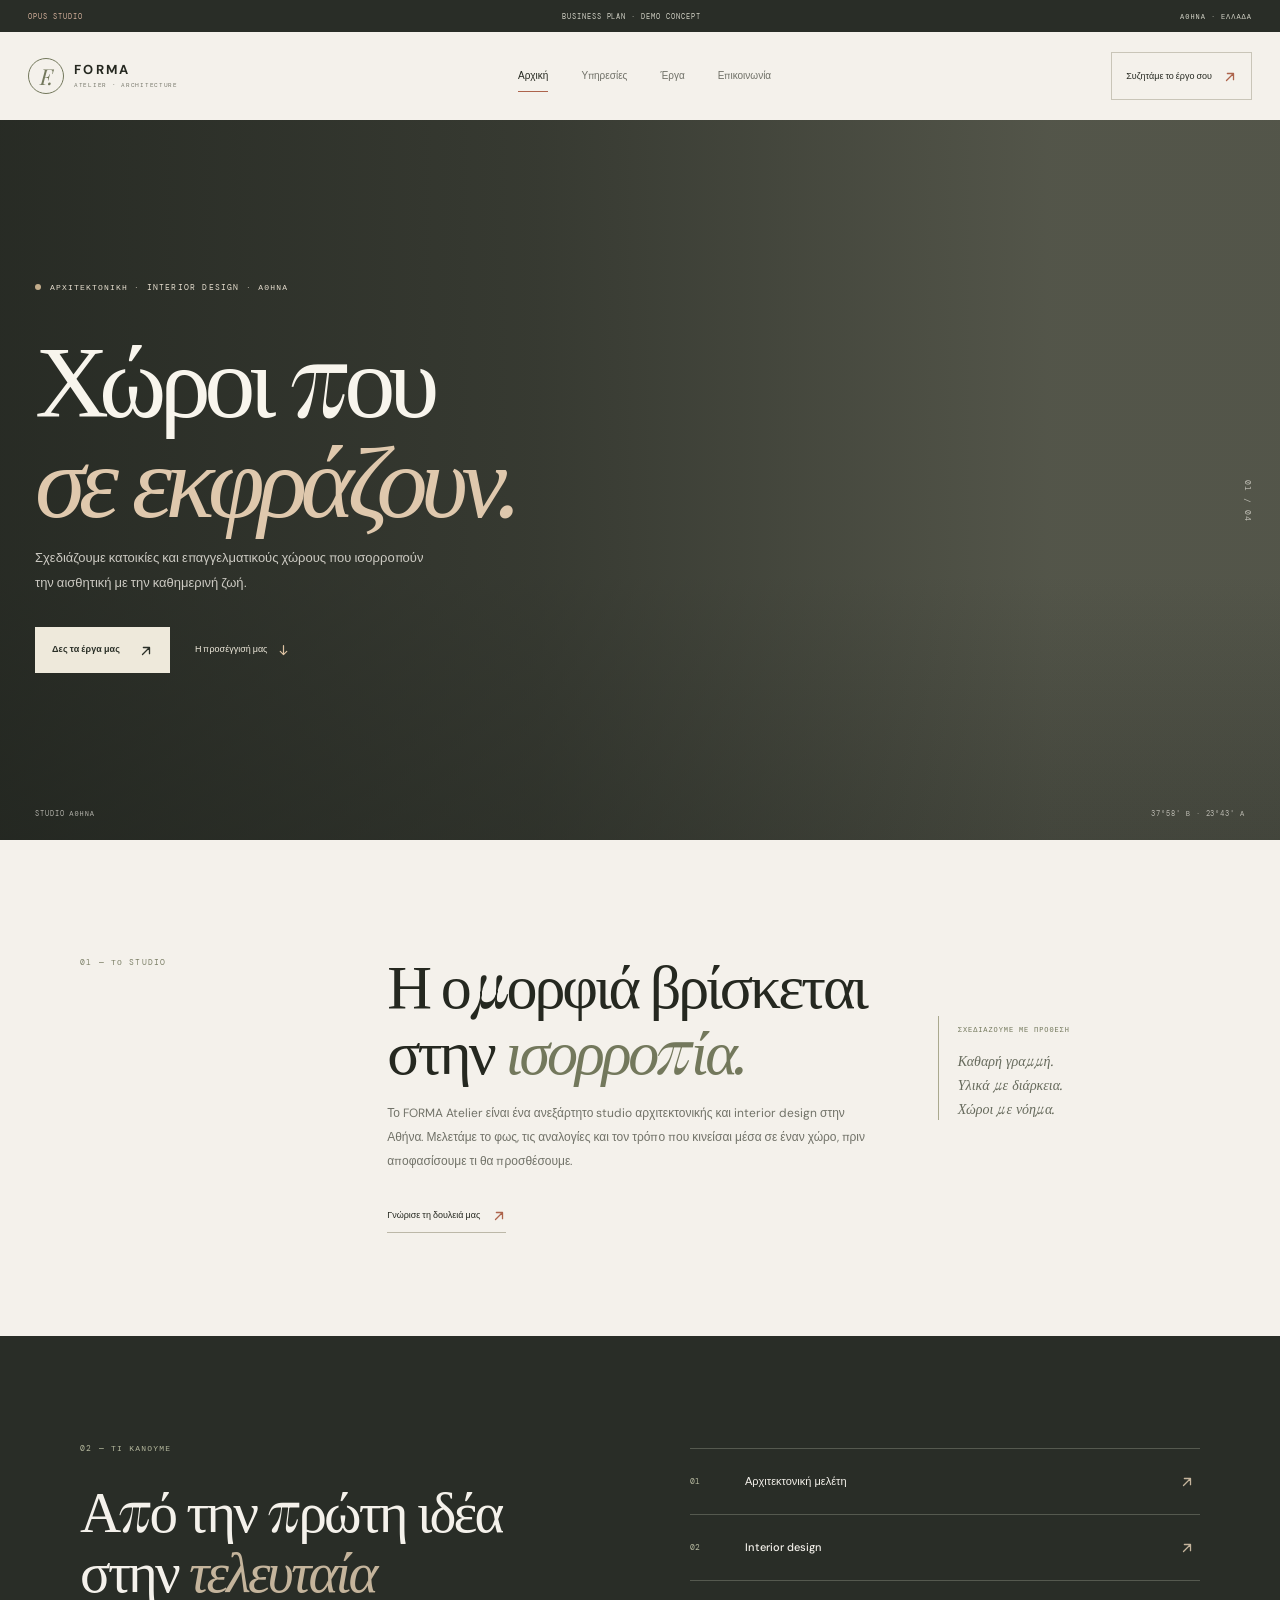
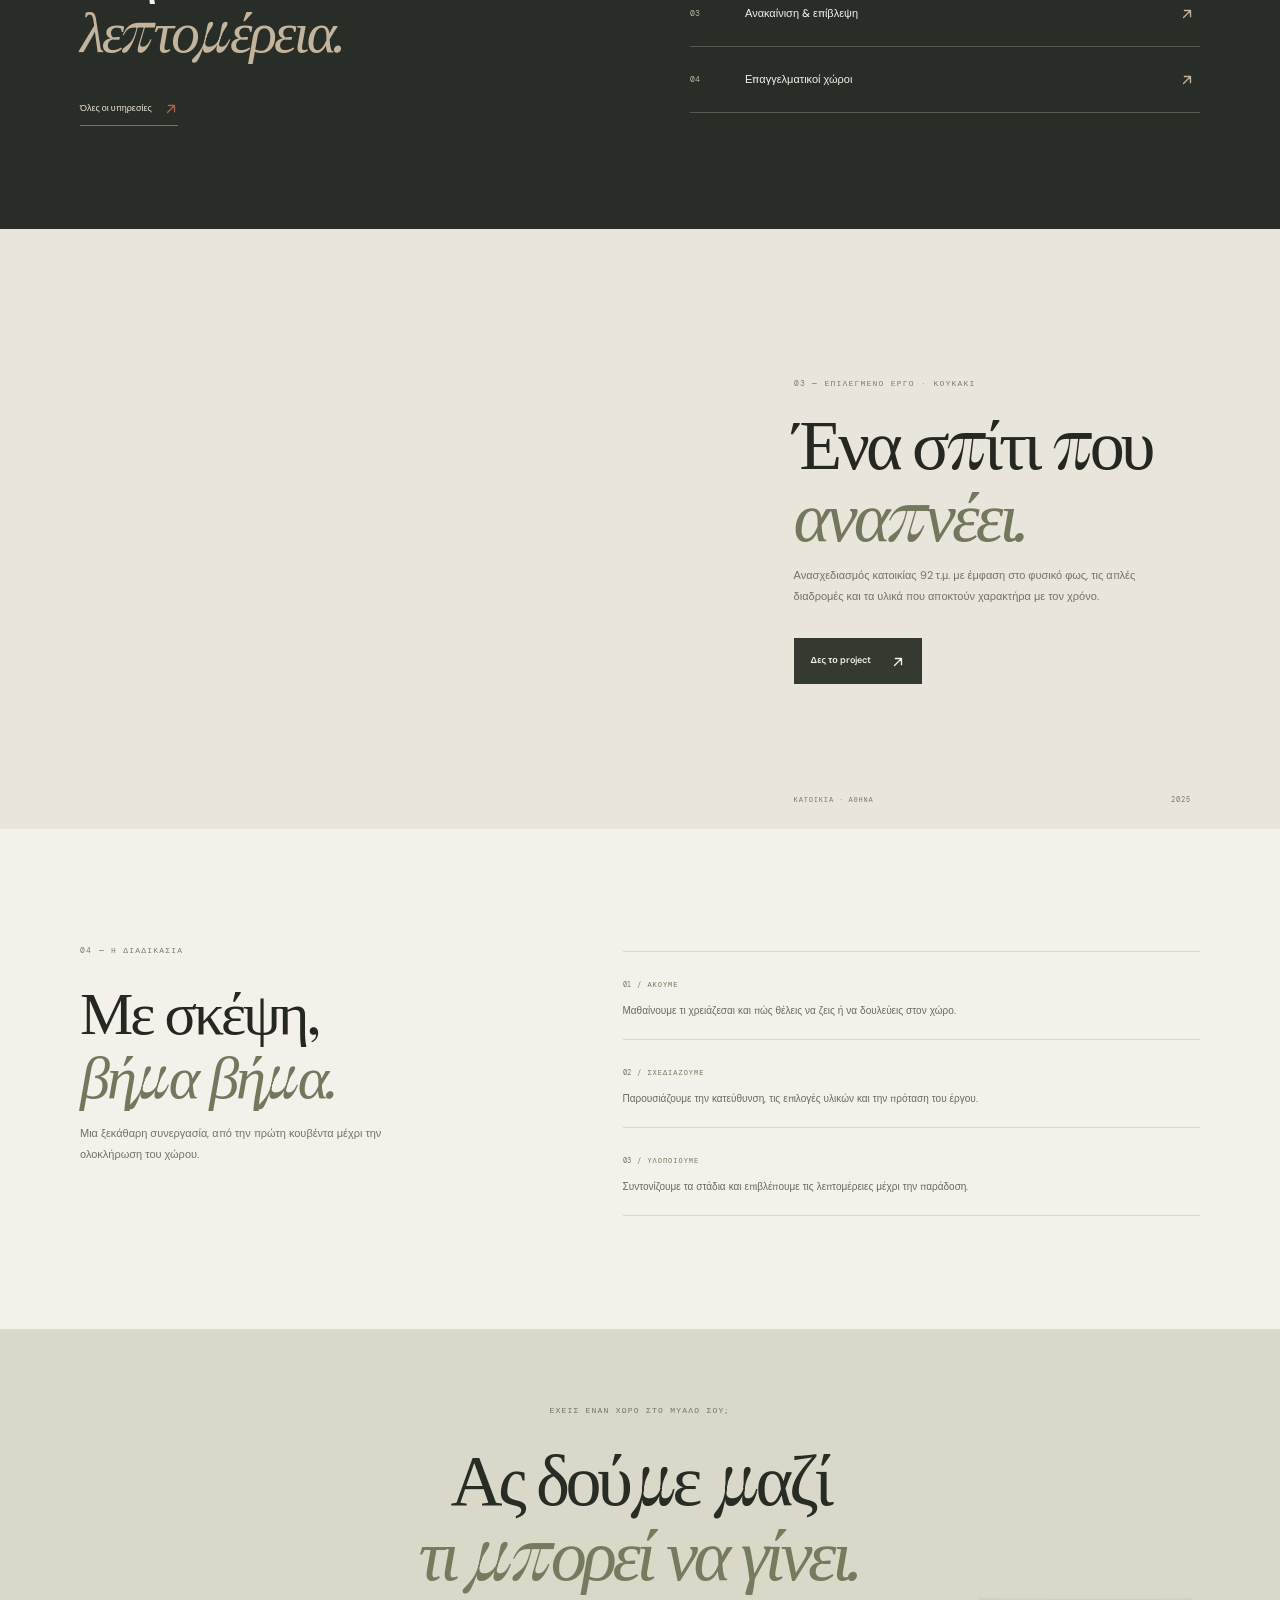
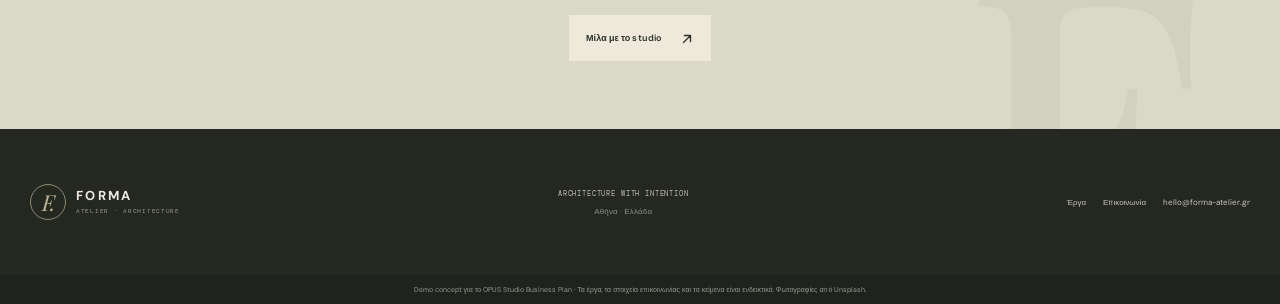
<file: index.html>
<!doctype html>
<html lang="el">
<head>
  <meta charset="utf-8" />
  <meta name="viewport" content="width=device-width, initial-scale=1" />
  <meta name="description" content="Το FORMA Atelier σχεδιάζει κατοικίες και επαγγελματικούς χώρους με ηρεμία, φως και χαρακτήρα." />
  <meta name="robots" content="noindex, nofollow" />
  <meta property="og:title" content="FORMA Atelier — Αρχιτεκτονική & Interior Design" />
  <meta property="og:description" content="Αρχιτεκτονική, interior design και ανακαινίσεις με καθαρή σκέψη και διαχρονικό αποτέλεσμα." />
  <meta property="og:type" content="website" />
  <meta name="theme-color" content="#f4f1eb" />
  <title>FORMA Atelier — Αρχιτεκτονική & Interior Design</title>
  <link rel="preconnect" href="https://fonts.googleapis.com" />
  <link rel="preconnect" href="https://fonts.gstatic.com" crossorigin />
  <link href="https://fonts.googleapis.com/css2?family=DM+Mono:wght@400;500&family=DM+Sans:wght@400;500;600;700&family=Playfair+Display:ital,wght@0,400;0,500;1,400;1,500&display=swap" rel="stylesheet" />
  <link rel="stylesheet" href="styles.css" />
</head>
<body>
  <div class="forma-demo-notice"><span>OPUS STUDIO</span><span>BUSINESS PLAN · DEMO CONCEPT</span><span>ΑΘΗΝΑ · ΕΛΛΑΔΑ</span></div>
  <header class="forma-header">
    <a class="forma-logo" href="index.html" aria-label="FORMA Atelier, αρχική"><span class="forma-logo-mark">F.</span><span>FORMA<small>ATELIER · ARCHITECTURE</small></span></a>
    <nav class="forma-nav" id="forma-navigation" aria-label="Κύρια πλοήγηση"><a class="active" aria-current="page" href="index.html">Αρχική</a><a href="services.html">Υπηρεσίες</a><a href="projects.html">Έργα</a><a href="contact.html">Επικοινωνία</a></nav>
    <a class="forma-header-cta" href="contact.html">Συζητάμε το έργο σου <span><svg class="forma-arrow-icon forma-arrow-up-right" viewBox="0 0 16 16" aria-hidden="true"><path d="M4 12 12 4M5 4h7v7" /></svg></span></a>
    <button class="forma-menu-toggle" type="button" aria-expanded="false" aria-controls="forma-navigation" aria-label="Άνοιγμα μενού"><i></i><i></i></button>
  </header>

  <main>
    <section class="forma-hero">
      <div class="forma-hero-image" role="img" aria-label="Φωτεινό καθιστικό με φυσικά υλικά και μεγάλα παράθυρα"></div>
      <div class="forma-hero-shade"></div>
      <div class="forma-hero-copy"><span class="forma-overline"><i></i> ΑΡΧΙΤΕΚΤΟΝΙΚΗ · INTERIOR DESIGN · ΑΘΗΝΑ</span><h1>Χώροι που<br /><em>σε εκφράζουν.</em></h1><p>Σχεδιάζουμε κατοικίες και επαγγελματικούς χώρους που ισορροπούν την αισθητική με την καθημερινή ζωή.</p><div class="forma-hero-actions"><a class="forma-button forma-button-light" href="projects.html">Δες τα έργα μας <span><svg class="forma-arrow-icon forma-arrow-up-right" viewBox="0 0 16 16" aria-hidden="true"><path d="M4 12 12 4M5 4h7v7" /></svg></span></a><a class="forma-text-link" href="services.html">Η προσέγγισή μας <span><svg class="forma-arrow-icon forma-arrow-down" viewBox="0 0 16 16" aria-hidden="true"><path d="M8 2v11m-4-4 4 4 4-4" /></svg></span></a></div></div>
      <div class="forma-hero-meta"><span>STUDIO ΑΘΗΝΑ</span><span>37°58&apos; Β · 23°43&apos; Α</span></div>
      <span class="forma-hero-index">01 / 04</span>
    </section>

    <section class="forma-intro section-frame" id="studio">
      <span class="forma-kicker">01 — ΤΟ STUDIO</span>
      <div class="forma-intro-copy"><h2>Η ομορφιά βρίσκεται<br />στην <em>ισορροπία.</em></h2><p>Το FORMA Atelier είναι ένα ανεξάρτητο studio αρχιτεκτονικής και interior design στην Αθήνα. Μελετάμε το φως, τις αναλογίες και τον τρόπο που κινείσαι μέσα σε έναν χώρο, πριν αποφασίσουμε τι θα προσθέσουμε.</p><a class="forma-inline-link" href="services.html">Γνώρισε τη δουλειά μας <span><svg class="forma-arrow-icon forma-arrow-up-right" viewBox="0 0 16 16" aria-hidden="true"><path d="M4 12 12 4M5 4h7v7" /></svg></span></a></div>
      <div class="forma-intro-note"><span>ΣΧΕΔΙΑΖΟΥΜΕ ΜΕ ΠΡΟΘΕΣΗ</span><p>Καθαρή γραμμή.<br />Υλικά με διάρκεια.<br />Χώροι με νόημα.</p></div>
    </section>

    <section class="forma-service-band">
      <div class="section-frame forma-service-inner"><div><span class="forma-kicker">02 — ΤΙ ΚΑΝΟΥΜΕ</span><h2>Από την πρώτη ιδέα<br />στην <em>τελευταία λεπτομέρεια.</em></h2><a class="forma-inline-link" href="services.html">Όλες οι υπηρεσίες <span><svg class="forma-arrow-icon forma-arrow-up-right" viewBox="0 0 16 16" aria-hidden="true"><path d="M4 12 12 4M5 4h7v7" /></svg></span></a></div><div class="forma-service-list"><a href="services.html#architecture"><span>01</span><strong>Αρχιτεκτονική μελέτη</strong><i><svg class="forma-arrow-icon forma-arrow-up-right" viewBox="0 0 16 16" aria-hidden="true"><path d="M4 12 12 4M5 4h7v7" /></svg></i></a><a href="services.html#interior"><span>02</span><strong>Interior design</strong><i><svg class="forma-arrow-icon forma-arrow-up-right" viewBox="0 0 16 16" aria-hidden="true"><path d="M4 12 12 4M5 4h7v7" /></svg></i></a><a href="services.html#renovation"><span>03</span><strong>Ανακαίνιση & επίβλεψη</strong><i><svg class="forma-arrow-icon forma-arrow-up-right" viewBox="0 0 16 16" aria-hidden="true"><path d="M4 12 12 4M5 4h7v7" /></svg></i></a><a href="services.html#commercial"><span>04</span><strong>Επαγγελματικοί χώροι</strong><i><svg class="forma-arrow-icon forma-arrow-up-right" viewBox="0 0 16 16" aria-hidden="true"><path d="M4 12 12 4M5 4h7v7" /></svg></i></a></div></div>
    </section>

    <section class="forma-feature-project">
      <div class="forma-feature-image" role="img" aria-label="Σύγχρονο σπίτι με απλή αρχιτεκτονική και φυσικό φως"></div>
      <div class="forma-feature-copy"><span class="forma-kicker">03 — ΕΠΙΛΕΓΜΕΝΟ ΕΡΓΟ · ΚΟΥΚΑΚΙ</span><h2>Ένα σπίτι που<br /><em>αναπνέει.</em></h2><p>Ανασχεδιασμός κατοικίας 92 τ.μ. με έμφαση στο φυσικό φως, τις απλές διαδρομές και τα υλικά που αποκτούν χαρακτήρα με τον χρόνο.</p><a class="forma-button forma-button-dark" href="projects.html">Δες το project <span><svg class="forma-arrow-icon forma-arrow-up-right" viewBox="0 0 16 16" aria-hidden="true"><path d="M4 12 12 4M5 4h7v7" /></svg></span></a><div class="forma-project-meta"><span>ΚΑΤΟΙΚΙΑ · ΑΘΗΝΑ</span><span>2025</span></div></div>
    </section>

    <section class="forma-process section-frame"><div class="forma-process-heading"><span class="forma-kicker">04 — Η ΔΙΑΔΙΚΑΣΙΑ</span><h2>Με σκέψη,<br /><em>βήμα βήμα.</em></h2><p>Μια ξεκάθαρη συνεργασία, από την πρώτη κουβέντα μέχρι την ολοκλήρωση του χώρου.</p></div><div class="forma-process-steps"><article><span>01 / ΑΚΟΥΜΕ</span><p>Μαθαίνουμε τι χρειάζεσαι και πώς θέλεις να ζεις ή να δουλεύεις στον χώρο.</p></article><article><span>02 / ΣΧΕΔΙΑΖΟΥΜΕ</span><p>Παρουσιάζουμε την κατεύθυνση, τις επιλογές υλικών και την πρόταση του έργου.</p></article><article><span>03 / ΥΛΟΠΟΙΟΥΜΕ</span><p>Συντονίζουμε τα στάδια και επιβλέπουμε τις λεπτομέρειες μέχρι την παράδοση.</p></article></div></section>

    <section class="forma-cta"><div class="forma-cta-inner"><span class="forma-kicker">ΕΧΕΙΣ ΕΝΑΝ ΧΩΡΟ ΣΤΟ ΜΥΑΛΟ ΣΟΥ;</span><h2>Ας δούμε μαζί<br /><em>τι μπορεί να γίνει.</em></h2><a class="forma-button forma-button-light" href="contact.html">Μίλα με το studio <span><svg class="forma-arrow-icon forma-arrow-up-right" viewBox="0 0 16 16" aria-hidden="true"><path d="M4 12 12 4M5 4h7v7" /></svg></span></a></div><span class="forma-cta-mark">F.</span></section>
  </main>

  <footer class="forma-footer"><a class="forma-logo" href="index.html"><span class="forma-logo-mark">F.</span><span>FORMA<small>ATELIER · ARCHITECTURE</small></span></a><div class="forma-footer-center"><span>ARCHITECTURE WITH INTENTION</span><small>Αθήνα · Ελλάδα</small></div><div class="forma-footer-links"><a href="projects.html">Έργα</a><a href="contact.html">Επικοινωνία</a><a href="mailto:hello@forma-atelier.gr">hello@forma-atelier.gr</a></div></footer>
  <div class="forma-demo-disclaimer">Demo concept για το OPUS Studio Business Plan · Τα έργα, τα στοιχεία επικοινωνίας και τα κείμενα είναι ενδεικτικά. Φωτογραφίες από Unsplash.</div>
  <script src="script.js" defer></script>
</body>
</html>
</file>
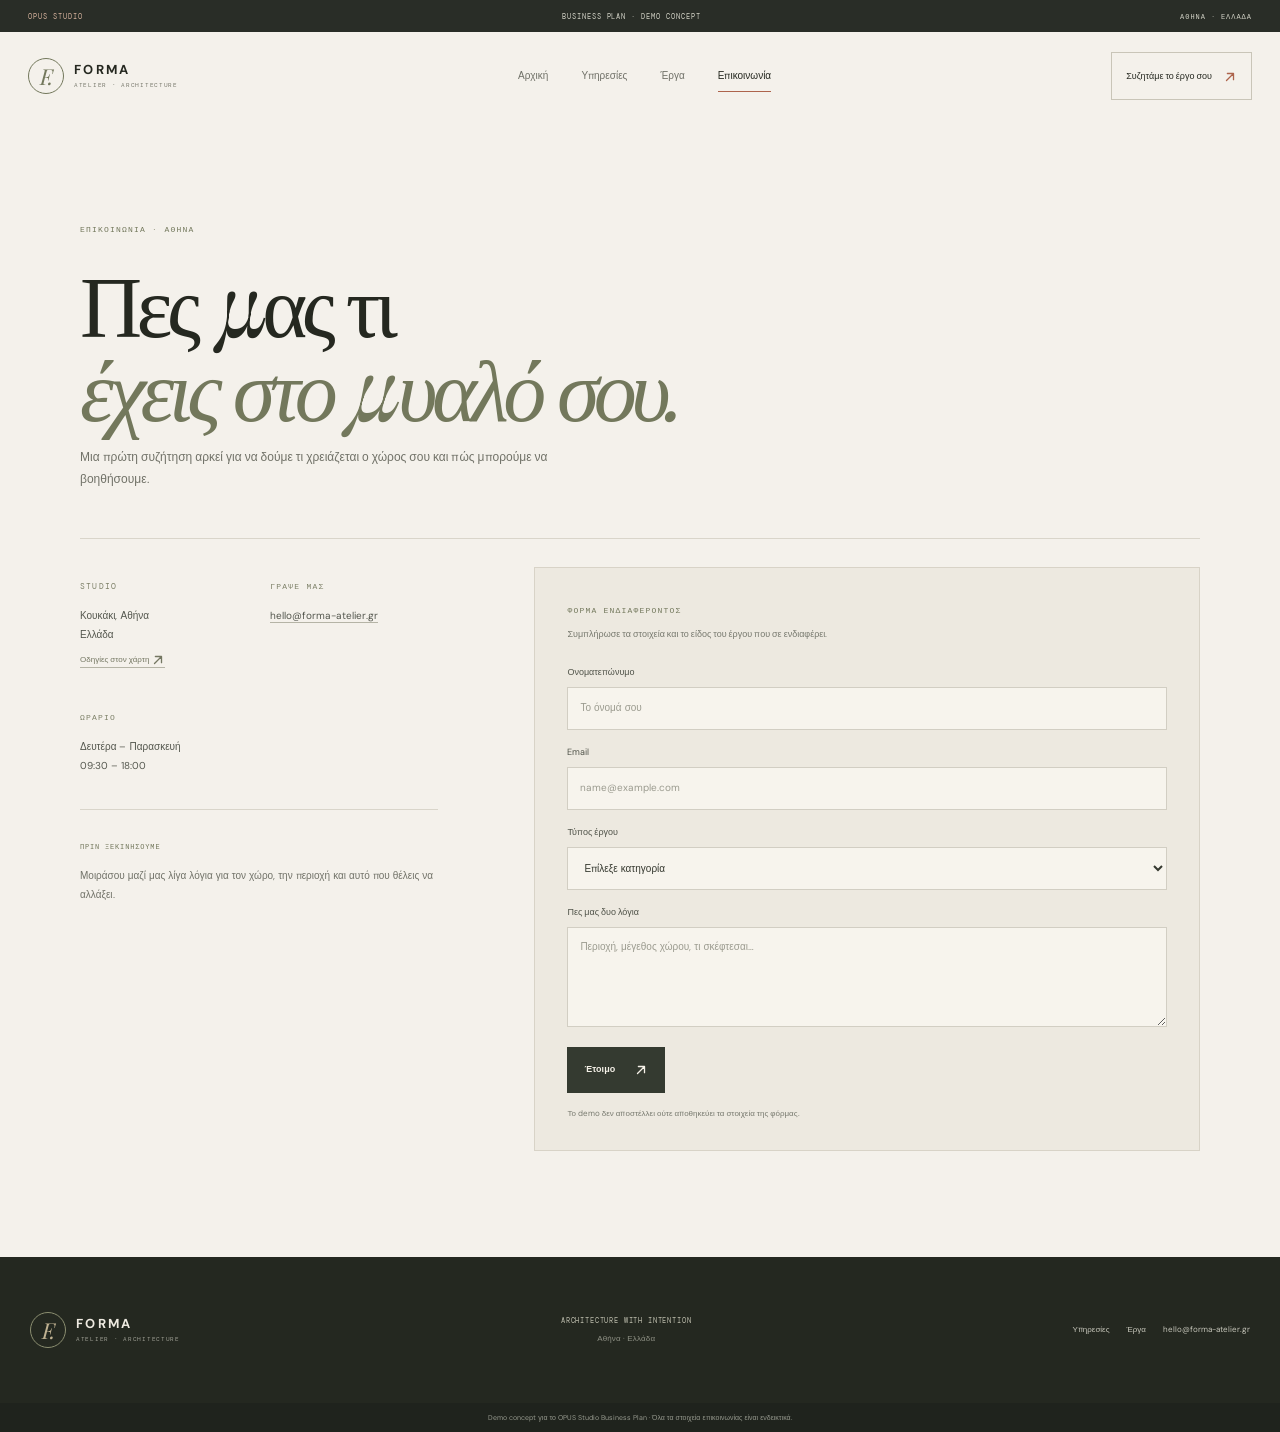
<file: contact.html>
<!doctype html>
<html lang="el">
<head>
  <meta charset="utf-8" /><meta name="viewport" content="width=device-width, initial-scale=1" />
  <meta name="description" content="Επικοινώνησε με το FORMA Atelier για αρχιτεκτονική, interior design ή ανακαίνιση." /><meta name="robots" content="noindex, nofollow" />
  <title>Επικοινωνία — FORMA Atelier</title><link rel="preconnect" href="https://fonts.googleapis.com" /><link rel="preconnect" href="https://fonts.gstatic.com" crossorigin /><link href="https://fonts.googleapis.com/css2?family=DM+Mono:wght@400;500&family=DM+Sans:wght@400;500;600;700&family=Playfair+Display:ital,wght@0,400;0,500;1,400;1,500&display=swap" rel="stylesheet" /><link rel="stylesheet" href="styles.css" />
</head>
<body>
  <div class="forma-demo-notice"><span>OPUS STUDIO</span><span>BUSINESS PLAN · DEMO CONCEPT</span><span>ΑΘΗΝΑ · ΕΛΛΑΔΑ</span></div>
  <header class="forma-header"><a class="forma-logo" href="index.html" aria-label="FORMA Atelier, αρχική"><span class="forma-logo-mark">F.</span><span>FORMA<small>ATELIER · ARCHITECTURE</small></span></a><nav class="forma-nav" id="forma-navigation" aria-label="Κύρια πλοήγηση"><a href="index.html">Αρχική</a><a href="services.html">Υπηρεσίες</a><a href="projects.html">Έργα</a><a class="active" aria-current="page" href="contact.html">Επικοινωνία</a></nav><a class="forma-header-cta" href="mailto:hello@forma-atelier.gr">Συζητάμε το έργο σου <span><svg class="forma-arrow-icon forma-arrow-up-right" viewBox="0 0 16 16" aria-hidden="true"><path d="M4 12 12 4M5 4h7v7" /></svg></span></a><button class="forma-menu-toggle" type="button" aria-expanded="false" aria-controls="forma-navigation" aria-label="Άνοιγμα μενού"><i></i><i></i></button></header>
  <main>
    <section class="forma-page-hero forma-contact-title"><span class="forma-kicker">ΕΠΙΚΟΙΝΩΝΙΑ · ΑΘΗΝΑ</span><h1>Πες μας τι<br /><em>έχεις στο μυαλό σου.</em></h1><p>Μια πρώτη συζήτηση αρκεί για να δούμε τι χρειάζεται ο χώρος σου και πώς μπορούμε να βοηθήσουμε.</p></section>
    <section class="forma-contact-layout">
      <div class="forma-contact-details"><div><span class="forma-kicker">STUDIO</span><p>Κουκάκι, Αθήνα<br />Ελλάδα</p><a href="https://maps.google.com/?q=Koukaki%2C+Athens" target="_blank" rel="noreferrer">Οδηγίες στον χάρτη <svg class="forma-arrow-icon forma-arrow-up-right" viewBox="0 0 16 16" aria-hidden="true"><path d="M4 12 12 4M5 4h7v7" /></svg></a></div><div><span class="forma-kicker">ΓΡΑΨΕ ΜΑΣ</span><p><a href="mailto:hello@forma-atelier.gr">hello@forma-atelier.gr</a></p></div><div><span class="forma-kicker">ΩΡΑΡΙΟ</span><p>Δευτέρα – Παρασκευή<br />09:30 – 18:00</p></div><div class="forma-contact-note"><span>ΠΡΙΝ ΞΕΚΙΝΗΣΟΥΜΕ</span><p>Μοιράσου μαζί μας λίγα λόγια για τον χώρο, την περιοχή και αυτό που θέλεις να αλλάξει.</p></div></div>
      <form class="forma-contact-form" id="forma-contact-form">
        <div class="forma-form-intro"><span class="forma-kicker">ΦΟΡΜΑ ΕΝΔΙΑΦΕΡΟΝΤΟΣ</span><p>Συμπλήρωσε τα στοιχεία και το είδος του έργου που σε ενδιαφέρει.</p></div>
        <label>Ονοματεπώνυμο<input name="name" type="text" autocomplete="name" placeholder="Το όνομά σου" required /></label>
        <label>Email<input name="email" type="email" autocomplete="email" placeholder="name@example.com" required /></label>
        <label>Τύπος έργου<select name="project" required><option value="" selected disabled>Επίλεξε κατηγορία</option><option>Κατοικία</option><option>Επαγγελματικός χώρος</option><option>Ανακαίνιση</option><option>Άλλο</option></select></label>
        <label>Πες μας δυο λόγια<textarea name="message" rows="4" placeholder="Περιοχή, μέγεθος χώρου, τι σκέφτεσαι…" required></textarea></label>
        <button class="forma-button forma-button-dark" type="submit">Έτοιμο <span><svg class="forma-arrow-icon forma-arrow-up-right" viewBox="0 0 16 16" aria-hidden="true"><path d="M4 12 12 4M5 4h7v7" /></svg></span></button>
        <p class="forma-form-hint">Το demo δεν αποστέλλει ούτε αποθηκεύει τα στοιχεία της φόρμας.</p>
        <div class="forma-form-result" role="status" aria-live="polite" hidden>Η φόρμα είναι ενδεικτική και δεν υποβλήθηκε.</div>
      </form>
    </section>
  </main>
  <footer class="forma-footer"><a class="forma-logo" href="index.html"><span class="forma-logo-mark">F.</span><span>FORMA<small>ATELIER · ARCHITECTURE</small></span></a><div class="forma-footer-center"><span>ARCHITECTURE WITH INTENTION</span><small>Αθήνα · Ελλάδα</small></div><div class="forma-footer-links"><a href="services.html">Υπηρεσίες</a><a href="projects.html">Έργα</a><a href="mailto:hello@forma-atelier.gr">hello@forma-atelier.gr</a></div></footer>
  <div class="forma-demo-disclaimer">Demo concept για το OPUS Studio Business Plan · Όλα τα στοιχεία επικοινωνίας είναι ενδεικτικά.</div><script src="script.js" defer></script>
</body>
</html>
</file>
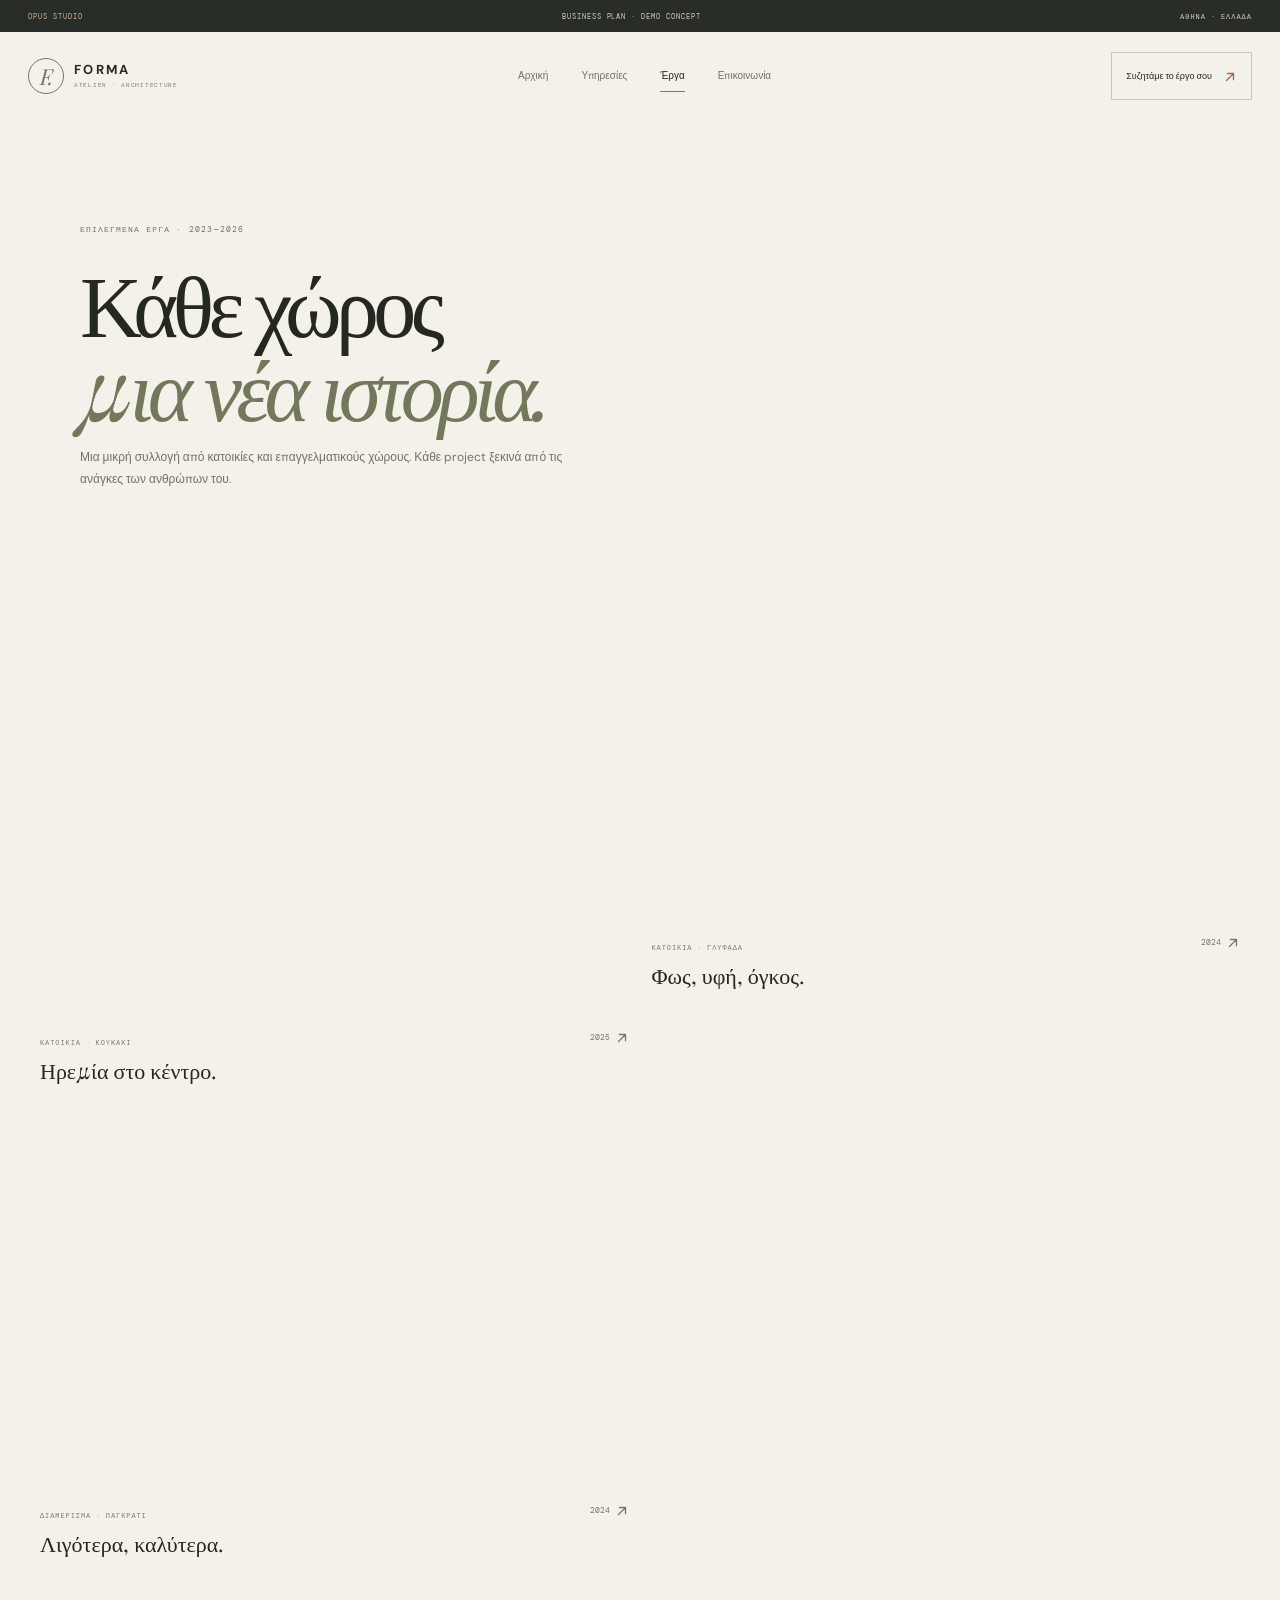
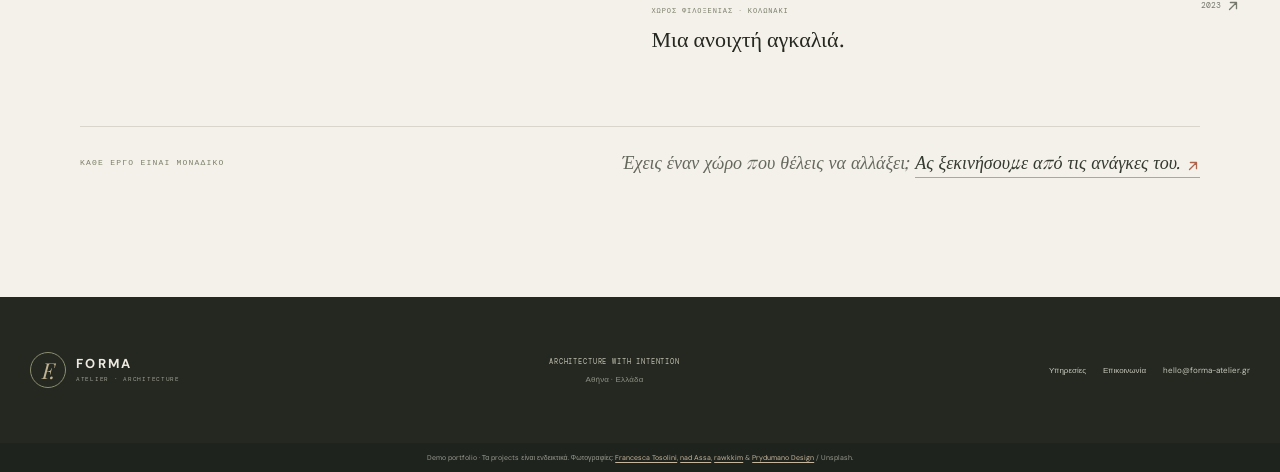
<file: projects.html>
<!doctype html>
<html lang="el">
<head>
  <meta charset="utf-8" /><meta name="viewport" content="width=device-width, initial-scale=1" />
  <meta name="description" content="Επιλεγμένα έργα αρχιτεκτονικής και interior design του FORMA Atelier στην Αθήνα." /><meta name="robots" content="noindex, nofollow" />
  <title>Έργα — FORMA Atelier</title><link rel="preconnect" href="https://fonts.googleapis.com" /><link rel="preconnect" href="https://fonts.gstatic.com" crossorigin /><link href="https://fonts.googleapis.com/css2?family=DM+Mono:wght@400;500&family=DM+Sans:wght@400;500;600;700&family=Playfair+Display:ital,wght@0,400;0,500;1,400;1,500&display=swap" rel="stylesheet" /><link rel="stylesheet" href="styles.css" />
</head>
<body>
  <div class="forma-demo-notice"><span>OPUS STUDIO</span><span>BUSINESS PLAN · DEMO CONCEPT</span><span>ΑΘΗΝΑ · ΕΛΛΑΔΑ</span></div>
  <header class="forma-header"><a class="forma-logo" href="index.html" aria-label="FORMA Atelier, αρχική"><span class="forma-logo-mark">F.</span><span>FORMA<small>ATELIER · ARCHITECTURE</small></span></a><nav class="forma-nav" id="forma-navigation" aria-label="Κύρια πλοήγηση"><a href="index.html">Αρχική</a><a href="services.html">Υπηρεσίες</a><a class="active" aria-current="page" href="projects.html">Έργα</a><a href="contact.html">Επικοινωνία</a></nav><a class="forma-header-cta" href="contact.html">Συζητάμε το έργο σου <span><svg class="forma-arrow-icon forma-arrow-up-right" viewBox="0 0 16 16" aria-hidden="true"><path d="M4 12 12 4M5 4h7v7" /></svg></span></a><button class="forma-menu-toggle" type="button" aria-expanded="false" aria-controls="forma-navigation" aria-label="Άνοιγμα μενού"><i></i><i></i></button></header>
  <main>
    <section class="forma-page-hero"><span class="forma-kicker">ΕΠΙΛΕΓΜΕΝΑ ΕΡΓΑ · 2023—2026</span><h1>Κάθε χώρος<br /><em>μια νέα ιστορία.</em></h1><p>Μια μικρή συλλογή από κατοικίες και επαγγελματικούς χώρους. Κάθε project ξεκινά από τις ανάγκες των ανθρώπων του.</p></section>
    <section class="forma-projects-grid">
      <a class="forma-project-card project-card-large" href="contact.html"><div class="forma-project-photo project-photo-one" role="img" aria-label="Φωτεινό καθιστικό κατοικίας με ζεστά φυσικά υλικά"></div><div class="forma-project-caption"><div><span>ΚΑΤΟΙΚΙΑ · ΚΟΥΚΑΚΙ</span><h2>Ηρεμία στο κέντρο.</h2></div><span>2025 <svg class="forma-arrow-icon forma-arrow-up-right" viewBox="0 0 16 16" aria-hidden="true"><path d="M4 12 12 4M5 4h7v7" /></svg></span></div></a>
      <a class="forma-project-card" href="contact.html"><div class="forma-project-photo project-photo-two" role="img" aria-label="Σύγχρονη κατοικία με πρόσοψη από σκυρόδεμα και ξύλο"></div><div class="forma-project-caption"><div><span>ΚΑΤΟΙΚΙΑ · ΓΛΥΦΑΔΑ</span><h2>Φως, υφή, όγκος.</h2></div><span>2024 <svg class="forma-arrow-icon forma-arrow-up-right" viewBox="0 0 16 16" aria-hidden="true"><path d="M4 12 12 4M5 4h7v7" /></svg></span></div></a>
      <a class="forma-project-card" href="contact.html"><div class="forma-project-photo project-photo-three" role="img" aria-label="Μοντέρνο εσωτερικό με λευκά έπιπλα και ξύλινο δάπεδο"></div><div class="forma-project-caption"><div><span>ΔΙΑΜΕΡΙΣΜΑ · ΠΑΓΚΡΑΤΙ</span><h2>Λιγότερα, καλύτερα.</h2></div><span>2024 <svg class="forma-arrow-icon forma-arrow-up-right" viewBox="0 0 16 16" aria-hidden="true"><path d="M4 12 12 4M5 4h7v7" /></svg></span></div></a>
      <a class="forma-project-card project-card-large" href="contact.html"><div class="forma-project-photo project-photo-four" role="img" aria-label="Σύγχρονο καθιστικό με μεγάλα παράθυρα και ήπια υλικά"></div><div class="forma-project-caption"><div><span>ΧΩΡΟΣ ΦΙΛΟΞΕΝΙΑΣ · ΚΟΛΩΝΑΚΙ</span><h2>Μια ανοιχτή αγκαλιά.</h2></div><span>2023 <svg class="forma-arrow-icon forma-arrow-up-right" viewBox="0 0 16 16" aria-hidden="true"><path d="M4 12 12 4M5 4h7v7" /></svg></span></div></a>
    </section>
    <section class="forma-project-note"><span class="forma-kicker">ΚΑΘΕ ΕΡΓΟ ΕΙΝΑΙ ΜΟΝΑΔΙΚΟ</span><p>Έχεις έναν χώρο που θέλεις να αλλάξει; <a href="contact.html">Ας ξεκινήσουμε από τις ανάγκες του. <span><svg class="forma-arrow-icon forma-arrow-up-right" viewBox="0 0 16 16" aria-hidden="true"><path d="M4 12 12 4M5 4h7v7" /></svg></span></a></p></section>
  </main>
  <footer class="forma-footer"><a class="forma-logo" href="index.html"><span class="forma-logo-mark">F.</span><span>FORMA<small>ATELIER · ARCHITECTURE</small></span></a><div class="forma-footer-center"><span>ARCHITECTURE WITH INTENTION</span><small>Αθήνα · Ελλάδα</small></div><div class="forma-footer-links"><a href="services.html">Υπηρεσίες</a><a href="contact.html">Επικοινωνία</a><a href="mailto:hello@forma-atelier.gr">hello@forma-atelier.gr</a></div></footer>
  <div class="forma-demo-disclaimer">Demo portfolio · Τα projects είναι ενδεικτικά. Φωτογραφίες: <a href="https://unsplash.com/photos/interior-of-a-living-room-XyGvEj587Mc" target="_blank" rel="noreferrer">Francesca Tosolini</a>, <a href="https://unsplash.com/photos/modern-house-with-concrete-facade-olIi_yUXHW8" target="_blank" rel="noreferrer">nad Assa</a>, <a href="https://unsplash.com/photos/modern-minimalist-living-room-with-white-furniture-4r9OKorlcTk" target="_blank" rel="noreferrer">rawkkim</a> &amp; <a href="https://unsplash.com/photos/a-modern-living-room-with-a-large-window-vIbxvHj9m9g" target="_blank" rel="noreferrer">Prydumano Design</a> / Unsplash.</div><script src="script.js" defer></script>
</body>
</html>
</file>
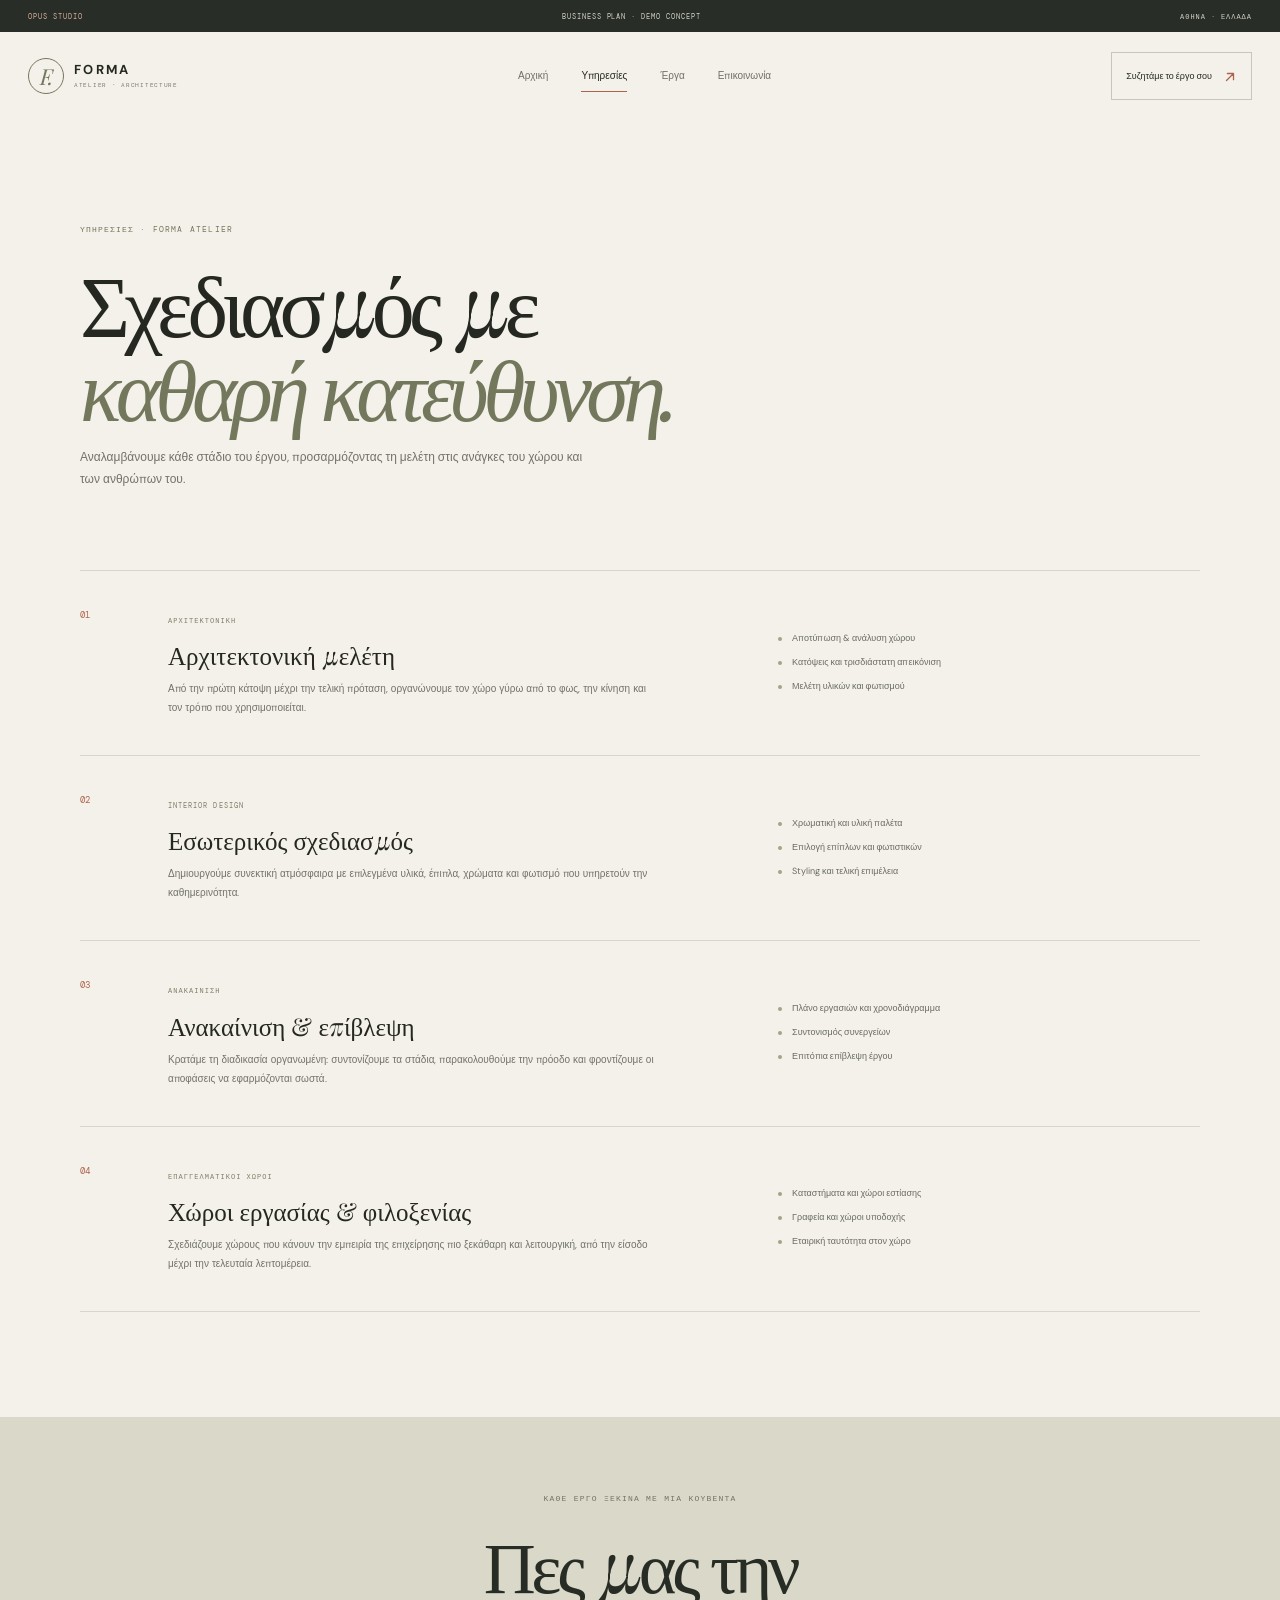
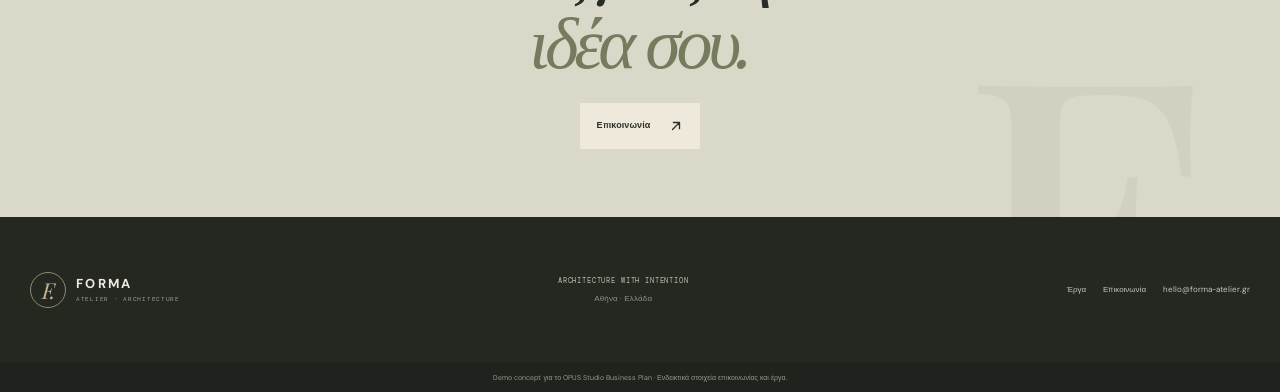
<file: services.html>
<!doctype html>
<html lang="el">
<head>
  <meta charset="utf-8" /><meta name="viewport" content="width=device-width, initial-scale=1" />
  <meta name="description" content="Αρχιτεκτονική μελέτη, interior design, ανακαίνιση και επαγγελματικοί χώροι από το FORMA Atelier." /><meta name="robots" content="noindex, nofollow" />
  <title>Υπηρεσίες — FORMA Atelier</title><link rel="preconnect" href="https://fonts.googleapis.com" /><link rel="preconnect" href="https://fonts.gstatic.com" crossorigin /><link href="https://fonts.googleapis.com/css2?family=DM+Mono:wght@400;500&family=DM+Sans:wght@400;500;600;700&family=Playfair+Display:ital,wght@0,400;0,500;1,400;1,500&display=swap" rel="stylesheet" /><link rel="stylesheet" href="styles.css" />
</head>
<body>
  <div class="forma-demo-notice"><span>OPUS STUDIO</span><span>BUSINESS PLAN · DEMO CONCEPT</span><span>ΑΘΗΝΑ · ΕΛΛΑΔΑ</span></div>
  <header class="forma-header"><a class="forma-logo" href="index.html" aria-label="FORMA Atelier, αρχική"><span class="forma-logo-mark">F.</span><span>FORMA<small>ATELIER · ARCHITECTURE</small></span></a><nav class="forma-nav" id="forma-navigation" aria-label="Κύρια πλοήγηση"><a href="index.html">Αρχική</a><a class="active" aria-current="page" href="services.html">Υπηρεσίες</a><a href="projects.html">Έργα</a><a href="contact.html">Επικοινωνία</a></nav><a class="forma-header-cta" href="contact.html">Συζητάμε το έργο σου <span><svg class="forma-arrow-icon forma-arrow-up-right" viewBox="0 0 16 16" aria-hidden="true"><path d="M4 12 12 4M5 4h7v7" /></svg></span></a><button class="forma-menu-toggle" type="button" aria-expanded="false" aria-controls="forma-navigation" aria-label="Άνοιγμα μενού"><i></i><i></i></button></header>
  <main>
    <section class="forma-page-hero"><span class="forma-kicker">ΥΠΗΡΕΣΙΕΣ · FORMA ATELIER</span><h1>Σχεδιασμός με<br /><em>καθαρή κατεύθυνση.</em></h1><p>Αναλαμβάνουμε κάθε στάδιο του έργου, προσαρμόζοντας τη μελέτη στις ανάγκες του χώρου και των ανθρώπων του.</p></section>
    <section class="forma-services-list">
      <article id="architecture"><span class="forma-service-number">01</span><div><span class="forma-kicker">ΑΡΧΙΤΕΚΤΟΝΙΚΗ</span><h2>Αρχιτεκτονική μελέτη</h2><p>Από την πρώτη κάτοψη μέχρι την τελική πρόταση, οργανώνουμε τον χώρο γύρω από το φως, την κίνηση και τον τρόπο που χρησιμοποιείται.</p></div><ul><li>Αποτύπωση &amp; ανάλυση χώρου</li><li>Κατόψεις και τρισδιάστατη απεικόνιση</li><li>Μελέτη υλικών και φωτισμού</li></ul></article>
      <article id="interior"><span class="forma-service-number">02</span><div><span class="forma-kicker">INTERIOR DESIGN</span><h2>Εσωτερικός σχεδιασμός</h2><p>Δημιουργούμε συνεκτική ατμόσφαιρα με επιλεγμένα υλικά, έπιπλα, χρώματα και φωτισμό που υπηρετούν την καθημερινότητα.</p></div><ul><li>Χρωματική και υλική παλέτα</li><li>Επιλογή επίπλων και φωτιστικών</li><li>Styling και τελική επιμέλεια</li></ul></article>
      <article id="renovation"><span class="forma-service-number">03</span><div><span class="forma-kicker">ΑΝΑΚΑΙΝΙΣΗ</span><h2>Ανακαίνιση &amp; επίβλεψη</h2><p>Κρατάμε τη διαδικασία οργανωμένη: συντονίζουμε τα στάδια, παρακολουθούμε την πρόοδο και φροντίζουμε οι αποφάσεις να εφαρμόζονται σωστά.</p></div><ul><li>Πλάνο εργασιών και χρονοδιάγραμμα</li><li>Συντονισμός συνεργείων</li><li>Επιτόπια επίβλεψη έργου</li></ul></article>
      <article id="commercial"><span class="forma-service-number">04</span><div><span class="forma-kicker">ΕΠΑΓΓΕΛΜΑΤΙΚΟΙ ΧΩΡΟΙ</span><h2>Χώροι εργασίας &amp; φιλοξενίας</h2><p>Σχεδιάζουμε χώρους που κάνουν την εμπειρία της επιχείρησης πιο ξεκάθαρη και λειτουργική, από την είσοδο μέχρι την τελευταία λεπτομέρεια.</p></div><ul><li>Καταστήματα και χώροι εστίασης</li><li>Γραφεία και χώροι υποδοχής</li><li>Εταιρική ταυτότητα στον χώρο</li></ul></article>
    </section>
    <section class="forma-cta"><div class="forma-cta-inner"><span class="forma-kicker">ΚΑΘΕ ΕΡΓΟ ΞΕΚΙΝΑ ΜΕ ΜΙΑ ΚΟΥΒΕΝΤΑ</span><h2>Πες μας την<br /><em>ιδέα σου.</em></h2><a class="forma-button forma-button-light" href="contact.html">Επικοινωνία <span><svg class="forma-arrow-icon forma-arrow-up-right" viewBox="0 0 16 16" aria-hidden="true"><path d="M4 12 12 4M5 4h7v7" /></svg></span></a></div><span class="forma-cta-mark">F.</span></section>
  </main>
  <footer class="forma-footer"><a class="forma-logo" href="index.html"><span class="forma-logo-mark">F.</span><span>FORMA<small>ATELIER · ARCHITECTURE</small></span></a><div class="forma-footer-center"><span>ARCHITECTURE WITH INTENTION</span><small>Αθήνα · Ελλάδα</small></div><div class="forma-footer-links"><a href="projects.html">Έργα</a><a href="contact.html">Επικοινωνία</a><a href="mailto:hello@forma-atelier.gr">hello@forma-atelier.gr</a></div></footer>
  <div class="forma-demo-disclaimer">Demo concept για το OPUS Studio Business Plan · Ενδεικτικά στοιχεία επικοινωνίας και έργα.</div><script src="script.js" defer></script>
</body>
</html>
</file>
<file: styles.css>
:root{--paper:#f4f1eb;--paper-deep:#ebe7de;--ink:#252820;--muted:#717268;--olive:#73785c;--rust:#ad644c;--line:#d9d5ca;--dark:#292d27;--dark-muted:#bec0b6;--serif:"Playfair Display",Georgia,serif;--sans:"DM Sans",Arial,sans-serif;--mono:"DM Mono",monospace}
*{box-sizing:border-box}html{scroll-behavior:smooth;scroll-padding-top:24px}body{margin:0;background:var(--paper);color:var(--ink);font:14px/1.65 var(--sans);-webkit-font-smoothing:antialiased}a{color:inherit;text-decoration:none}button,input,select,textarea{font:inherit}button,a,input,select,textarea{ -webkit-tap-highlight-color:transparent}a:focus-visible,button:focus-visible,input:focus-visible,select:focus-visible,textarea:focus-visible{outline:2px solid var(--rust);outline-offset:4px}.forma-demo-notice{height:32px;padding:0 max(28px,calc((100vw - 1360px)/2));display:flex;align-items:center;justify-content:space-between;gap:12px;background:var(--dark);color:#d2d2c6;font:7px var(--mono);letter-spacing:.14em}.forma-demo-notice span:first-child{color:#d4b19c}.forma-header{height:88px;width:min(1360px,calc(100% - 56px));margin:auto;display:flex;align-items:center;justify-content:space-between;gap:28px;position:relative;z-index:20}.forma-logo{display:inline-flex;align-items:center;gap:10px;font-size:13px;font-weight:700;line-height:1;letter-spacing:.18em}.forma-logo-mark{width:36px;height:36px;display:grid;place-items:center;border:1px solid var(--olive);border-radius:50%;font:italic 22px var(--serif);letter-spacing:-.08em;color:var(--olive)}.forma-logo small{display:block;margin-top:5px;color:#747568;font:6px var(--mono);letter-spacing:.12em}.forma-nav{display:flex;align-items:center;gap:33px}.forma-nav a{color:#6f7067;font-size:10px;transition:color .2s}.forma-nav a:hover,.forma-nav a.active{color:var(--ink)}.forma-nav a.active{position:relative}.forma-nav a.active:after{content:"";position:absolute;left:0;right:0;bottom:-8px;height:1px;background:var(--rust)}.forma-header-cta{display:flex;align-items:center;gap:11px;padding:11px 14px;border:1px solid #c9c5b8;font-size:9px;transition:background .2s,border-color .2s}.forma-header-cta:hover{background:#e9e5da;border-color:#a9a58f}.forma-header-cta span{color:var(--rust);font-size:14px}.forma-menu-toggle{display:none}
.forma-hero{height:min(720px,calc(100svh - 120px));min-height:570px;position:relative;display:flex;align-items:center;overflow:hidden;background:#55574b;color:#f8f5ed}.forma-hero-image{position:absolute;inset:0;background:url('https://images.unsplash.com/photo-1560185009-5bf9f2849488?auto=format&fit=crop&w=2200&q=84') center 55%/cover no-repeat;transform:scale(1.01)}.forma-hero-shade{position:absolute;inset:0;background:linear-gradient(90deg,rgba(27,31,26,.78),rgba(27,31,26,.52) 42%,rgba(27,31,26,.03) 82%),linear-gradient(0deg,rgba(24,28,24,.28),transparent 37%)}.forma-hero-copy{width:min(1240px,calc(100% - 70px));position:relative;margin:auto;padding-bottom:13px}.forma-overline,.forma-kicker{display:inline-flex;align-items:center;gap:9px;color:#7d8068;font:8px var(--mono);letter-spacing:.15em}.forma-overline{color:#e5ddce}.forma-overline i{width:6px;height:6px;border-radius:50%;background:#c3ad8b}.forma-hero h1,.forma-page-hero h1{margin:27px 0 21px;font:400 clamp(66px,8vw,106px)/.98 var(--serif);letter-spacing:-.065em}.forma-hero h1 em,.forma-page-hero h1 em{color:#dfc8ad;font-weight:400}.forma-hero-copy>p{max-width:410px;margin:0;color:rgba(248,245,237,.78);font-size:13px;line-height:1.9}.forma-hero-actions{display:flex;align-items:center;gap:25px;margin-top:31px}.forma-button{min-height:46px;display:inline-flex;align-items:center;justify-content:center;gap:19px;padding:0 17px;border:0;font-size:9px;font-weight:600;letter-spacing:.01em;cursor:pointer;transition:transform .2s,background .2s}.forma-button:hover{transform:translateY(-2px)}.forma-button span{font-size:14px}.forma-button-light{background:#eee9db;color:#2b3028}.forma-button-light:hover{background:#fffaf0}.forma-button-dark{background:#343a30;color:#f5f1e8}.forma-button-dark:hover{background:#4a5044}.forma-text-link{display:inline-flex;align-items:center;gap:10px;color:#eee9db;font-size:9px}.forma-text-link span{color:#ddc2a2;font-size:14px}.forma-hero-meta{position:absolute;left:max(35px,calc((100vw - 1240px)/2));right:max(35px,calc((100vw - 1240px)/2));bottom:22px;display:flex;justify-content:space-between;color:rgba(248,245,237,.66);font:7px var(--mono);letter-spacing:.13em}.forma-hero-index{position:absolute;right:27px;top:50%;writing-mode:vertical-rl;color:rgba(248,245,237,.66);font:8px var(--mono);letter-spacing:.13em}
.section-frame{width:min(1120px,calc(100% - 64px));margin-inline:auto}.forma-intro{min-height:440px;padding:110px 0 103px;display:grid;grid-template-columns:.7fr 1.35fr .7fr;gap:45px;align-items:start}.forma-intro .forma-kicker,.forma-process .forma-kicker,.forma-highlights .forma-kicker{padding-top:7px}.forma-intro-copy h2,.forma-service-inner h2,.forma-process h2,.forma-highlights h2{margin:0 0 20px;font:400 clamp(43px,5vw,62px)/1.06 var(--serif);letter-spacing:-.05em}.forma-intro-copy h2 em,.forma-service-inner h2 em,.forma-process h2 em,.forma-highlights h2 em{color:var(--olive);font-weight:400}.forma-intro-copy>p{max-width:490px;color:var(--muted);font-size:12px;line-height:2}.forma-inline-link{display:inline-flex;align-items:center;gap:12px;margin-top:18px;padding-bottom:5px;border-bottom:1px solid #bcb8a8;font-size:9px}.forma-inline-link span{color:var(--rust);font-size:14px}.forma-intro-note{margin:66px 0 0;padding-left:19px;border-left:1px solid #aaa98e}.forma-intro-note>span{color:var(--olive);font:7px var(--mono);letter-spacing:.13em}.forma-intro-note p{margin:10px 0 0;font:italic 14px/1.7 var(--serif);color:#666a5c}
.forma-service-band{padding:99px 0 103px;background:var(--dark);color:var(--paper)}.forma-service-inner{display:grid;grid-template-columns:1fr 1fr;gap:100px;align-items:center}.forma-service-inner .forma-kicker{color:#b3b69c}.forma-service-inner h2{margin-top:20px;font-size:clamp(41px,4.6vw,57px)}.forma-service-inner h2 em{color:#c4b49c}.forma-service-inner .forma-inline-link{border-color:#737669;color:#eee9db}.forma-service-list{border-top:1px solid #55594f}.forma-service-list>a{min-height:66px;display:grid;grid-template-columns:43px 1fr 20px;align-items:center;gap:12px;border-bottom:1px solid #55594f;transition:padding .2s}.forma-service-list>a:hover{padding-inline:7px}.forma-service-list>a span{color:#b5b89f;font:8px var(--mono)}.forma-service-list>a strong{font-size:11px;font-weight:500}.forma-service-list>a i{font-style:normal;color:#c4b49c;font-size:15px}
.forma-feature-project{min-height:600px;display:grid;grid-template-columns:1.1fr .9fr;background:#e9e5db}.forma-feature-image{min-height:600px;background:url('https://images.unsplash.com/photo-1790213680570-79cb3f02d4d2?auto=format&fit=crop&w=1300&q=82') center/cover no-repeat}.forma-feature-copy{position:relative;padding:90px clamp(35px,7vw,110px) 86px;display:flex;flex-direction:column;align-items:flex-start;justify-content:center}.forma-feature-copy h2{margin:17px 0;font:400 clamp(48px,5.5vw,70px)/1.02 var(--serif);letter-spacing:-.055em}.forma-feature-copy h2 em{color:var(--olive);font-weight:400}.forma-feature-copy>p{max-width:390px;margin:0 0 15px;color:var(--muted);font-size:11px;line-height:1.9}.forma-feature-copy .forma-button{margin-top:16px}.forma-project-meta{position:absolute;left:clamp(35px,7vw,110px);right:clamp(35px,7vw,110px);bottom:25px;display:flex;justify-content:space-between;color:#7b7d70;font:7px var(--mono);letter-spacing:.12em}
.forma-process{padding:108px 0 113px;display:grid;grid-template-columns:.9fr 1.1fr;gap:70px}.forma-process h2{margin:18px 0;font-size:clamp(44px,5vw,60px)}.forma-process-heading>p{max-width:330px;color:var(--muted);font-size:11px;line-height:1.9}.forma-process-steps{padding-top:14px;display:grid;grid-template-columns:1fr;align-content:center}.forma-process-steps article{padding:19px 0;border-bottom:1px solid var(--line)}.forma-process-steps article:first-child{border-top:1px solid var(--line)}.forma-process-steps article>span{color:var(--olive);font:7px var(--mono);letter-spacing:.14em}.forma-process-steps article>p{max-width:470px;margin:8px 0 0;color:#66695f;font-size:10px;line-height:1.8}
.forma-cta{min-height:400px;position:relative;overflow:hidden;display:grid;place-items:center;background:#dad9c9;color:#272c24}.forma-cta-inner{position:relative;z-index:1;text-align:center}.forma-cta .forma-kicker{color:#707560}.forma-cta h2{margin:18px 0 27px;font:400 clamp(48px,6vw,72px)/1.04 var(--serif);letter-spacing:-.06em}.forma-cta h2 em{color:#777b5e;font-weight:400}.forma-cta-mark{position:absolute;right:8%;bottom:-160px;color:rgba(76,82,62,.055);font:500 420px/.8 var(--serif);letter-spacing:-.13em}
.forma-footer{min-height:146px;padding:27px max(30px,calc((100vw - 1360px)/2));display:flex;align-items:center;justify-content:space-between;gap:24px;background:#242820;color:#eeeae1}.forma-footer .forma-logo-mark{border-color:#8b8e70;color:#c0b292}.forma-footer .forma-logo small{color:#a2a398}.forma-footer-center{text-align:center;color:#bdbdad;font:7px var(--mono);letter-spacing:.12em}.forma-footer-center small{display:block;margin-top:8px;color:#8e9084;font:8px var(--sans);letter-spacing:.02em}.forma-footer-links{display:flex;align-items:center;gap:17px;color:#c7c7bb;font-size:8px}.forma-footer-links a:hover{color:white}.forma-demo-disclaimer{padding:9px 18px;background:#1f231d;color:#96998e;text-align:center;font-size:7px;line-height:1.6}.forma-demo-disclaimer a{color:#c5b69d;text-decoration:underline;text-underline-offset:2px}
/* Inner pages */
.forma-page-hero{width:min(1120px,calc(100% - 64px));margin:auto;padding:96px 0 79px}.forma-page-hero .forma-kicker{color:var(--olive)}.forma-page-hero h1{margin:21px 0 17px;font-size:clamp(55px,7.3vw,86px)}.forma-page-hero h1 em{color:var(--olive)}.forma-page-hero>p{max-width:510px;margin:0;color:var(--muted);font-size:12px;line-height:1.9}.forma-services-list{width:min(1120px,calc(100% - 64px));margin:0 auto 105px;border-top:1px solid var(--line)}.forma-services-list article{display:grid;grid-template-columns:58px 1.1fr .8fr;gap:30px;padding:36px 0 38px;border-bottom:1px solid var(--line)}.forma-service-number{padding-top:2px;color:var(--rust);font:9px var(--mono)}.forma-services-list .forma-kicker{font-size:7px}.forma-services-list h2{margin:10px 0 9px;font:400 25px/1.2 var(--serif)}.forma-services-list article>div>p{max-width:490px;margin:0;color:var(--muted);font-size:10px;line-height:1.9}.forma-services-list ul{align-self:center;list-style:none;padding:0;margin:0;display:grid;gap:9px}.forma-services-list li{position:relative;padding-left:14px;color:#696b62;font-size:9px}.forma-services-list li:before{content:"";position:absolute;left:0;top:.68em;width:4px;height:4px;border-radius:50%;background:#a2a484}
.forma-projects-grid{width:min(1200px,calc(100% - 64px));margin:0 auto 75px;display:grid;grid-template-columns:1fr 1fr;gap:54px 23px}.forma-project-card{display:block}.forma-project-photo{height:350px;background-position:center;background-size:cover;transition:filter .3s,transform .3s}.forma-project-card:hover .forma-project-photo{filter:saturate(1.04);transform:translateY(-3px)}.project-card-large .forma-project-photo{height:445px}.project-photo-one{background-image:url('https://images.unsplash.com/photo-1560185009-5bf9f2849488?auto=format&fit=crop&w=1200&q=82')}.project-photo-two{background-image:url('https://images.unsplash.com/photo-1790213680570-79cb3f02d4d2?auto=format&fit=crop&w=1100&q=82')}.project-photo-three{background-image:url('https://images.unsplash.com/photo-1768609239321-1cfe14893e80?auto=format&fit=crop&w=1100&q=82')}.project-photo-four{background-image:url('https://images.unsplash.com/photo-1724582586529-62622e50c0b3?auto=format&fit=crop&w=1200&q=82')}.forma-project-caption{display:flex;justify-content:space-between;gap:18px;padding-top:14px}.forma-project-caption div>span{color:#7d806b;font:7px var(--mono);letter-spacing:.13em}.forma-project-caption h2{margin:5px 0 0;font:400 22px/1.2 var(--serif)}.forma-project-caption>span{padding-top:2px;color:#76786d;font:8px var(--mono);white-space:nowrap}.forma-project-note{width:min(1120px,calc(100% - 64px));margin:0 auto 100px;padding:23px 0;border-top:1px solid var(--line);display:flex;justify-content:space-between;align-items:center;gap:25px}.forma-project-note>p{margin:0;font:italic 18px var(--serif);color:#65685d}.forma-project-note>p a{color:#343a30;border-bottom:1px solid #aaa995;padding-bottom:3px}.forma-project-note>p a span{color:var(--rust);font:13px var(--sans)}
.forma-contact-title{padding-bottom:47px}.forma-contact-layout{width:min(1120px,calc(100% - 64px));margin:0 auto 106px;padding-top:28px;border-top:1px solid var(--line);display:grid;grid-template-columns:.7fr 1.3fr;gap:96px}.forma-contact-details{padding-top:6px;display:grid;grid-template-columns:1fr 1fr;align-content:start;gap:34px 22px}.forma-contact-details>div>p{margin:10px 0 0;color:#53564d;font-size:10px;line-height:1.9}.forma-contact-details a{border-bottom:1px solid #b5b4a6}.forma-contact-details>div>a{display:inline-block;margin-top:9px;color:#747762;font-size:8px}.forma-contact-details .forma-contact-note{grid-column:1/-1;padding-top:23px;border-top:1px solid var(--line)}.forma-contact-note>span{color:var(--olive);font:7px var(--mono);letter-spacing:.12em}.forma-contact-note>p{max-width:360px;margin-top:10px!important;color:var(--muted)!important}.forma-contact-form{padding:29px 32px 30px;border:1px solid #d8d3c7;background:#ede9e0}.forma-form-intro{margin-bottom:23px}.forma-form-intro .forma-kicker{color:var(--olive)}.forma-form-intro p{margin:7px 0 0;color:#77796e;font-size:9px}.forma-contact-form>label{display:grid;gap:7px;margin-top:15px;color:#4f5248;font-size:9px}.forma-contact-form input,.forma-contact-form select,.forma-contact-form textarea{width:100%;min-height:43px;padding:11px 12px;border:1px solid #d2cec3;border-radius:0;background:#f7f4ed;color:#35382f;font-size:10px}.forma-contact-form textarea{resize:vertical;min-height:100px}.forma-contact-form input::placeholder,.forma-contact-form textarea::placeholder{color:#9b9b8f}.forma-contact-form .forma-button{margin-top:20px}.forma-form-hint{margin:14px 0 0;color:#77796e;font-size:8px}.forma-form-result{margin-top:14px;padding:10px 12px;border-left:2px solid var(--olive);background:#e1e3d7;color:#45493e;font-size:9px}.forma-form-result[hidden]{display:none}
@media(max-width:900px){.forma-nav{gap:20px}.forma-header{width:calc(100% - 40px)}.forma-hero{min-height:540px}.forma-service-inner{gap:55px}.forma-feature-copy{padding-inline:48px}.forma-contact-layout{gap:48px}}
@media(max-width:680px){html{scroll-padding-top:16px}.forma-demo-notice{height:30px;padding-inline:12px;font-size:5px;letter-spacing:.09em}.forma-header{height:72px;width:calc(100% - 32px);gap:10px}.forma-logo{font-size:12px;gap:8px}.forma-logo-mark{width:32px;height:32px;font-size:19px}.forma-logo small{font-size:5px}.forma-nav{display:none}.forma-nav.is-open{position:absolute;top:71px;left:-16px;right:-16px;display:flex;flex-direction:column;align-items:stretch;gap:0;padding:8px 20px 15px;background:var(--paper);border-block:1px solid var(--line);box-shadow:0 17px 28px rgba(29,33,26,.12)}.forma-nav.is-open a{padding:12px 0;border-bottom:1px solid var(--line);font-size:11px}.forma-nav.is-open a:last-child{border:0}.forma-header-cta{margin-left:auto;padding:9px;font-size:7px;gap:6px}.forma-header-cta span{font-size:12px}.forma-menu-toggle{width:34px;height:34px;display:grid;align-content:center;justify-items:center;gap:5px;border:1px solid #cbc7ba;background:transparent}.forma-menu-toggle i{width:15px;height:1px;background:#3f4339;transition:transform .2s}.forma-menu-toggle[aria-expanded=true] i:first-child{transform:translateY(3px) rotate(45deg)}.forma-menu-toggle[aria-expanded=true] i:last-child{transform:translateY(-3px) rotate(-45deg)}.forma-hero{height:680px;min-height:0;max-height:calc(100svh - 102px);background:#55574b}.forma-hero-image{background-position:58% center}.forma-hero-shade{background:linear-gradient(90deg,rgba(27,31,26,.74),rgba(27,31,26,.41) 75%,rgba(27,31,26,.18)),linear-gradient(0deg,rgba(24,28,24,.34),transparent 48%)}.forma-hero-copy{width:calc(100% - 40px);padding-bottom:15px}.forma-overline{font-size:6px;letter-spacing:.12em}.forma-hero h1{margin:22px 0 17px;font-size:clamp(54px,13vw,76px)}.forma-hero-copy>p{max-width:350px;font-size:11px}.forma-hero-actions{gap:16px;margin-top:23px}.forma-button{min-height:43px;padding-inline:13px;font-size:8px;gap:12px}.forma-text-link{font-size:8px;gap:7px}.forma-hero-meta{left:20px;right:20px;bottom:16px;font-size:6px}.forma-hero-index{right:9px;font-size:6px}.section-frame{width:calc(100% - 40px)}.forma-intro{min-height:0;padding:68px 0 74px;grid-template-columns:1fr;gap:19px}.forma-intro .forma-kicker{padding:0}.forma-intro-copy h2,.forma-service-inner h2,.forma-process h2,.forma-highlights h2{font-size:clamp(42px,10vw,53px)}.forma-intro-copy h2{margin-bottom:14px}.forma-intro-copy>p{font-size:10px;line-height:1.9}.forma-intro-note{margin:5px 0 0;padding:14px 0 0;border-left:0;border-top:1px solid #aaa98e}.forma-intro-note p{font-size:12px}.forma-service-band{padding:70px 0}.forma-service-inner{grid-template-columns:1fr;gap:28px}.forma-service-inner h2{margin-top:13px}.forma-service-list>a{min-height:60px;grid-template-columns:34px 1fr 18px}.forma-service-list>a strong{font-size:10px}.forma-feature-project{grid-template-columns:1fr}.forma-feature-image{min-height:340px;height:60vw}.forma-feature-copy{min-height:355px;padding:45px 22px 72px}.forma-feature-copy h2{font-size:53px}.forma-feature-copy>p{font-size:10px}.forma-project-meta{left:22px;right:22px;bottom:21px;font-size:6px}.forma-process{padding:72px 0;grid-template-columns:1fr;gap:20px}.forma-process h2{margin:12px 0}.forma-process-heading>p{font-size:10px}.forma-process-steps{padding-top:2px}.forma-process-steps article{padding:16px 0}.forma-process-steps article>p{font-size:9px}.forma-cta{min-height:340px}.forma-cta h2{font-size:clamp(43px,11vw,58px)}.forma-cta-mark{right:-9%;bottom:-70px;font-size:250px}.forma-footer{padding:25px 20px;display:grid;grid-template-columns:1fr auto;gap:20px 12px}.forma-footer-center{grid-column:1/-1;grid-row:2;text-align:left}.forma-footer-links{grid-column:1/-1;grid-row:3;display:flex;flex-wrap:wrap;gap:11px 17px;font-size:8px}.forma-demo-disclaimer{font-size:6px}.forma-page-hero{width:calc(100% - 40px);padding:69px 0 47px}.forma-page-hero h1{margin:17px 0;font-size:clamp(48px,11vw,65px)}.forma-page-hero>p{font-size:10px}.forma-services-list{width:calc(100% - 40px);margin-bottom:70px}.forma-services-list article{grid-template-columns:28px 1fr;gap:10px 12px;padding:25px 0}.forma-service-number{grid-row:1/3}.forma-services-list article>div{grid-column:2}.forma-services-list h2{font-size:21px}.forma-services-list article>div>p{font-size:9px}.forma-services-list ul{grid-column:2;gap:7px;margin-top:8px}.forma-services-list li{font-size:8px}.forma-projects-grid{width:calc(100% - 40px);margin-bottom:45px;grid-template-columns:1fr;gap:31px}.forma-project-photo,.project-card-large .forma-project-photo{height:64vw;min-height:230px;max-height:340px}.forma-project-caption h2{font-size:19px}.forma-project-note{width:calc(100% - 40px);margin-bottom:70px;align-items:flex-start;flex-direction:column;gap:12px}.forma-project-note>p{font-size:15px}.forma-contact-title{padding-bottom:34px}.forma-contact-layout{width:calc(100% - 40px);margin-bottom:72px;padding-top:22px;grid-template-columns:1fr;gap:28px}.forma-contact-details{gap:24px 14px}.forma-contact-details>div>p{font-size:9px}.forma-contact-form{padding:21px 18px}.forma-form-intro p{font-size:8px}}
.forma-arrow-icon{display:inline-block;width:14px;height:14px;fill:none;stroke:currentColor;stroke-width:1.5;stroke-linecap:round;stroke-linejoin:round;vertical-align:middle;flex:none;transition:transform .2s ease}
.forma-arrow-down{width:13px;height:13px}
.forma-header-cta:hover .forma-arrow-icon,.forma-button:hover .forma-arrow-icon,.forma-inline-link:hover .forma-arrow-icon,.forma-service-list>a:hover .forma-arrow-icon,.forma-project-note a:hover .forma-arrow-icon{transform:translate(2px,-2px)}
.forma-text-link:hover .forma-arrow-down{transform:translateY(3px)}
@media(max-width:680px){.forma-arrow-icon{width:13px;height:13px}.forma-arrow-down{width:12px;height:12px}}
@media(prefers-reduced-motion:reduce){*,*::before,*::after{scroll-behavior:auto!important;transition-duration:.01ms!important}}
</file>
